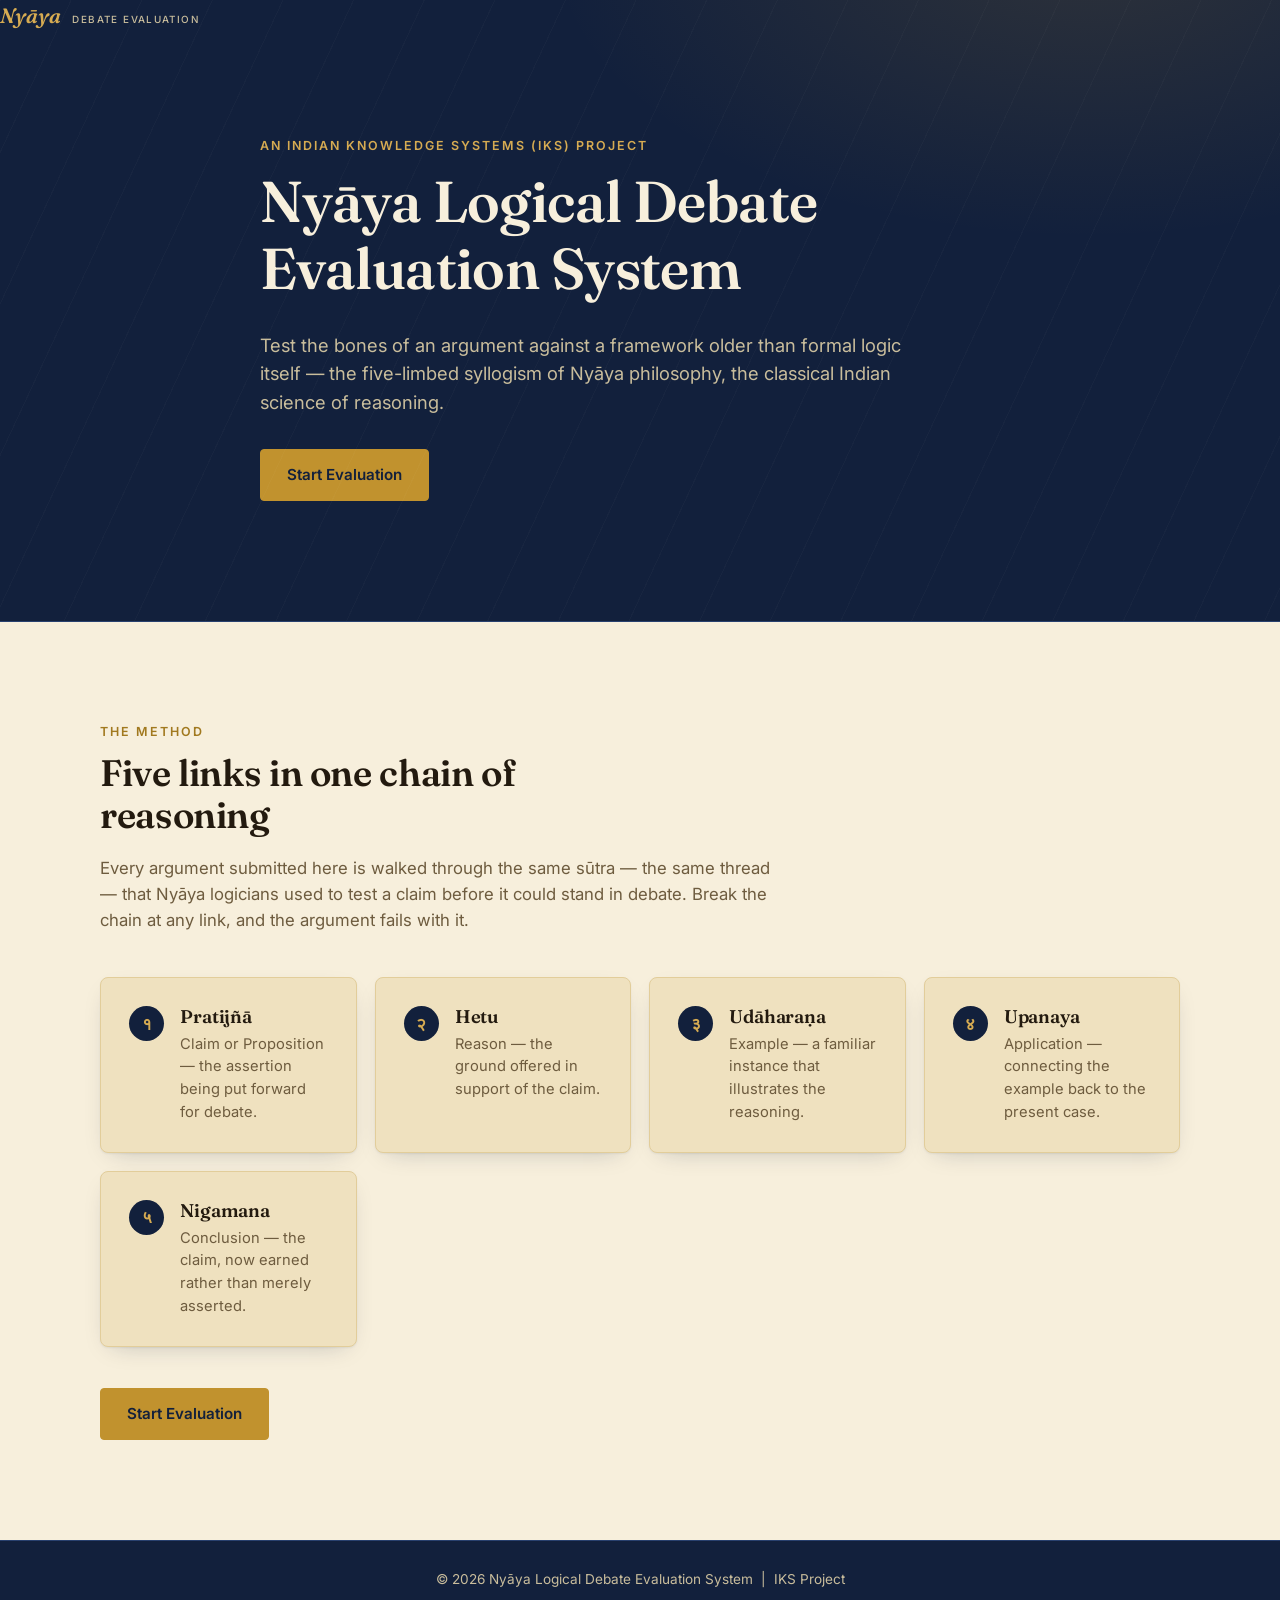
<file: index.html>
<!DOCTYPE html>
<html lang="en">
<head>
    <meta charset="UTF-8">
    <meta name="viewport" content="width=device-width, initial-scale=1.0">
    <title>Nyāya Logical Debate Evaluation System</title>

    <link rel="preconnect" href="https://fonts.googleapis.com">
    <link rel="preconnect" href="https://fonts.gstatic.com" crossorigin>
    <link href="https://fonts.googleapis.com/css2?family=Fraunces:ital,opsz,wght@0,9..144,400;0,9..144,600;0,9..144,700;1,9..144,500&family=Inter:wght@400;500;600;700&display=swap" rel="stylesheet">

    <link rel="stylesheet" href="css/base.css">
    <link rel="stylesheet" href="css/style.css">
</head>
<body>

    <header class="hero">

        <nav class="bar">
            <span class="wordmark"><em>Nyāya</em><small>Debate Evaluation</small></span>
        </nav>

        <div class="hero-inner container">

            <p class="eyebrow">An Indian Knowledge Systems (IKS) Project</p>

            <h1>Nyāya Logical Debate<br>Evaluation System</h1>

            <p class="lede">
                Test the bones of an argument against a framework older than
                formal logic itself &mdash; the five-limbed syllogism of
                Nyāya philosophy, the classical Indian science of reasoning.
            </p>

            <a href="login.html" class="btn">Start Evaluation</a>

        </div>

    </header>

    <main>

        <section class="intro container">

            <p class="section-label">The Method</p>
            <h2>Five links in one chain of reasoning</h2>

            <p class="intro-copy">
                Every argument submitted here is walked through the same
                sūtra &mdash; the same thread &mdash; that Nyāya logicians
                used to test a claim before it could stand in debate.
                Break the chain at any link, and the argument fails with it.
            </p>

            <div class="steps">

                <div class="card step">
                    <span class="sutra-num">१</span>
                    <div>
                        <h3>Pratijñā</h3>
                        <p>Claim or Proposition — the assertion being put forward for debate.</p>
                    </div>
                </div>

                <div class="card step">
                    <span class="sutra-num">२</span>
                    <div>
                        <h3>Hetu</h3>
                        <p>Reason — the ground offered in support of the claim.</p>
                    </div>
                </div>

                <div class="card step">
                    <span class="sutra-num">३</span>
                    <div>
                        <h3>Udāharaṇa</h3>
                        <p>Example — a familiar instance that illustrates the reasoning.</p>
                    </div>
                </div>

                <div class="card step">
                    <span class="sutra-num">४</span>
                    <div>
                        <h3>Upanaya</h3>
                        <p>Application — connecting the example back to the present case.</p>
                    </div>
                </div>

                <div class="card step">
                    <span class="sutra-num">५</span>
                    <div>
                        <h3>Nigamana</h3>
                        <p>Conclusion — the claim, now earned rather than merely asserted.</p>
                    </div>
                </div>

            </div>

            <a href="login.html" class="btn">Start Evaluation</a>

        </section>

    </main>

    <footer class="site-footer">
        <p>© 2026 Nyāya Logical Debate Evaluation System &nbsp;|&nbsp; IKS Project</p>
    </footer>

</body>
</html>
</file>
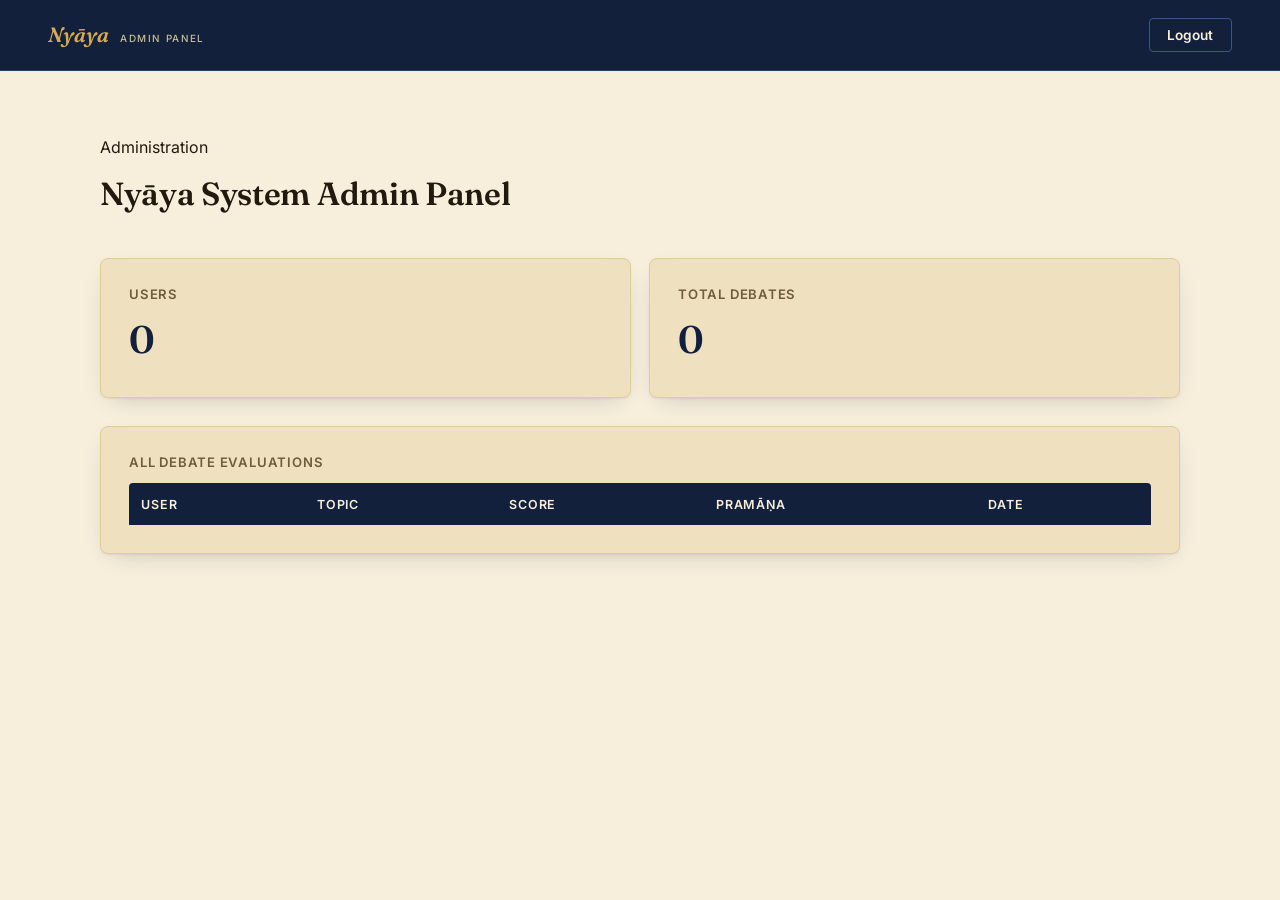
<file: admin.html>
<!DOCTYPE html>
<html lang="en">

<head>

    <meta charset="UTF-8">

    <meta name="viewport" content="width=device-width, initial-scale=1.0">

    <title>Admin Dashboard | Nyāya Debate System</title>

    <link rel="preconnect" href="https://fonts.googleapis.com">
    <link rel="preconnect" href="https://fonts.gstatic.com" crossorigin>
    <link href="https://fonts.googleapis.com/css2?family=Fraunces:ital,opsz,wght@0,9..144,400;0,9..144,600;0,9..144,700;1,9..144,500&family=Inter:wght@400;500;600;700&display=swap" rel="stylesheet">

    <link rel="stylesheet" href="css/base.css">
    <link rel="stylesheet" href="css/admin.css">

</head>


<body>


<header class="site-header">
    <div class="bar">

        <span class="wordmark"><em>Nyāya</em><small>Admin Panel</small></span>

        <button id="logoutBtn">
            Logout
        </button>

    </div>
</header>




<main class="container">


<p class="section-label">Administration</p>
<h2 class="admin-title">Nyāya System Admin Panel</h2>


<section class="stats">


<div class="card stat-card">

<h2>Users</h2>

<p id="userCount">
0
</p>

</div>




<div class="card stat-card">

<h2>Total Debates</h2>

<p id="debateCount">
0
</p>

</div>




</section>





<section class="table-section card">


<h2>All Debate Evaluations</h2>


<div class="table-scroll">

<table>


<thead>

<tr>

<th>User</th>

<th>Topic</th>

<th>Score</th>

<th>Pramāṇa</th>

<th>Date</th>

</tr>

</thead>



<tbody id="debateTable">
</tbody>


</table>

</div>


</section>



</main>




<script src="js/database.js"></script>

<script src="js/admin.js"></script>


</body>

</html>
</file>
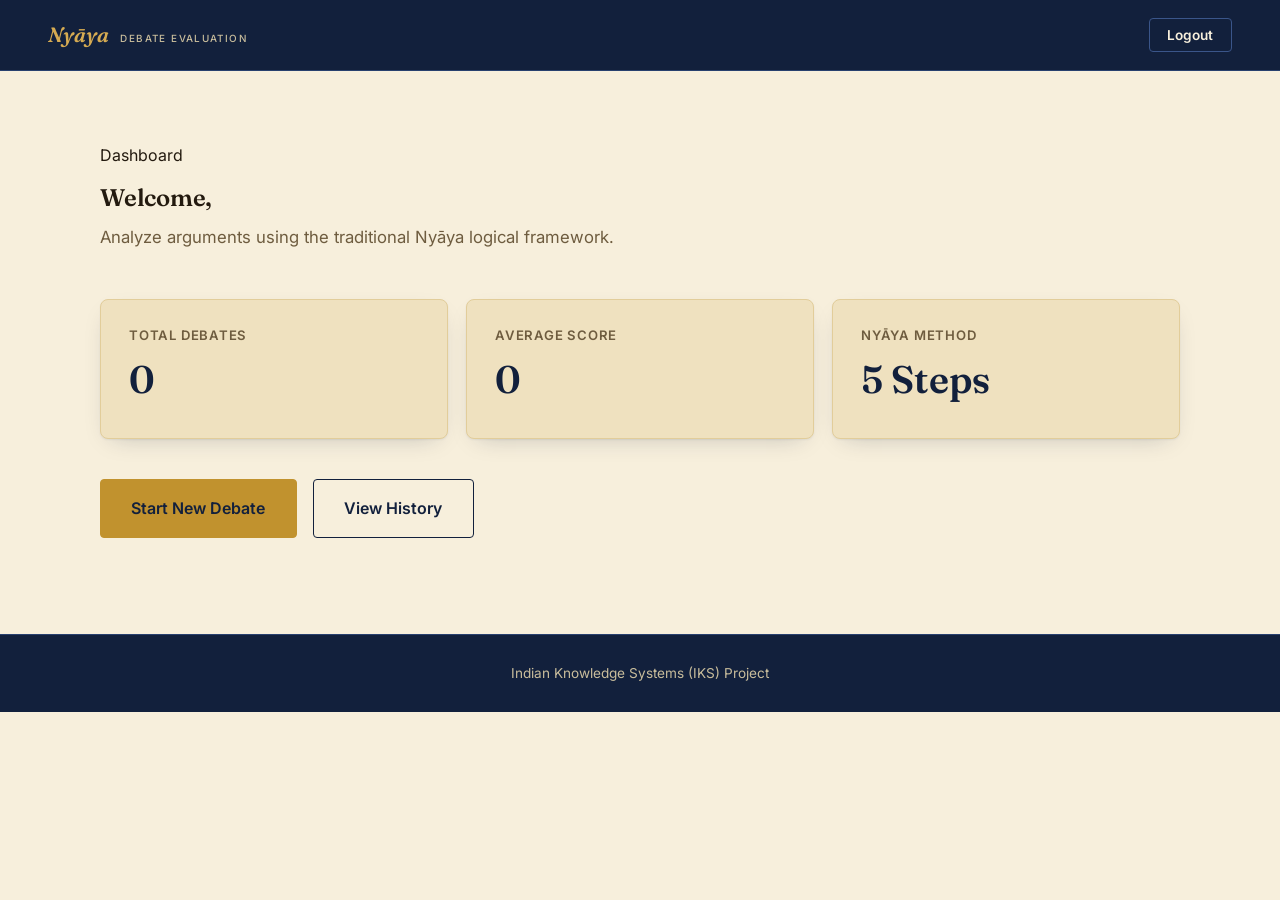
<file: dashboard.html>
<!DOCTYPE html>
<html lang="en">

<head>

    <meta charset="UTF-8">

    <meta name="viewport" content="width=device-width, initial-scale=1.0">

    <title>Dashboard | Nyāya Logical Debate Evaluation System</title>

    <link rel="preconnect" href="https://fonts.googleapis.com">
    <link rel="preconnect" href="https://fonts.gstatic.com" crossorigin>
    <link href="https://fonts.googleapis.com/css2?family=Fraunces:ital,opsz,wght@0,9..144,400;0,9..144,600;0,9..144,700;1,9..144,500&family=Inter:wght@400;500;600;700&display=swap" rel="stylesheet">

    <link rel="stylesheet" href="css/base.css">
    <link rel="stylesheet" href="css/dashboard.css">

</head>


<body>


<header class="site-header">
    <div class="bar">

        <span class="wordmark"><em>Nyāya</em><small>Debate Evaluation</small></span>

        <button id="logoutBtn">
            Logout
        </button>

    </div>
</header>



<main>

    <section class="welcome container">

        <p class="section-label">Dashboard</p>

        <h2>
            Welcome, <span id="username"></span>
        </h2>

        <p class="lede">
            Analyze arguments using the traditional Nyāya logical framework.
        </p>

    </section>



    <section class="stats container">


        <div class="card stat-card">

            <h3>Total Debates</h3>

            <p id="totalDebates">
                0
            </p>

        </div>



        <div class="card stat-card">

            <h3>Average Score</h3>

            <p id="averageScore">
                0
            </p>

        </div>



        <div class="card stat-card">

            <h3>Nyāya Method</h3>

            <p>
                5 Steps
            </p>

        </div>


    </section>



    <section class="actions container">


        <a href="debate.html" class="action-btn">
            Start New Debate
        </a>



        <a href="history.html" class="action-btn action-btn-outline">
            View History
        </a>


    </section>



</main>



<footer class="site-footer">

    <p>
        Indian Knowledge Systems (IKS) Project
    </p>

</footer>



<script src="js/database.js"></script>

<script src="js/dashboard.js"></script>


</body>

</html>
</file>
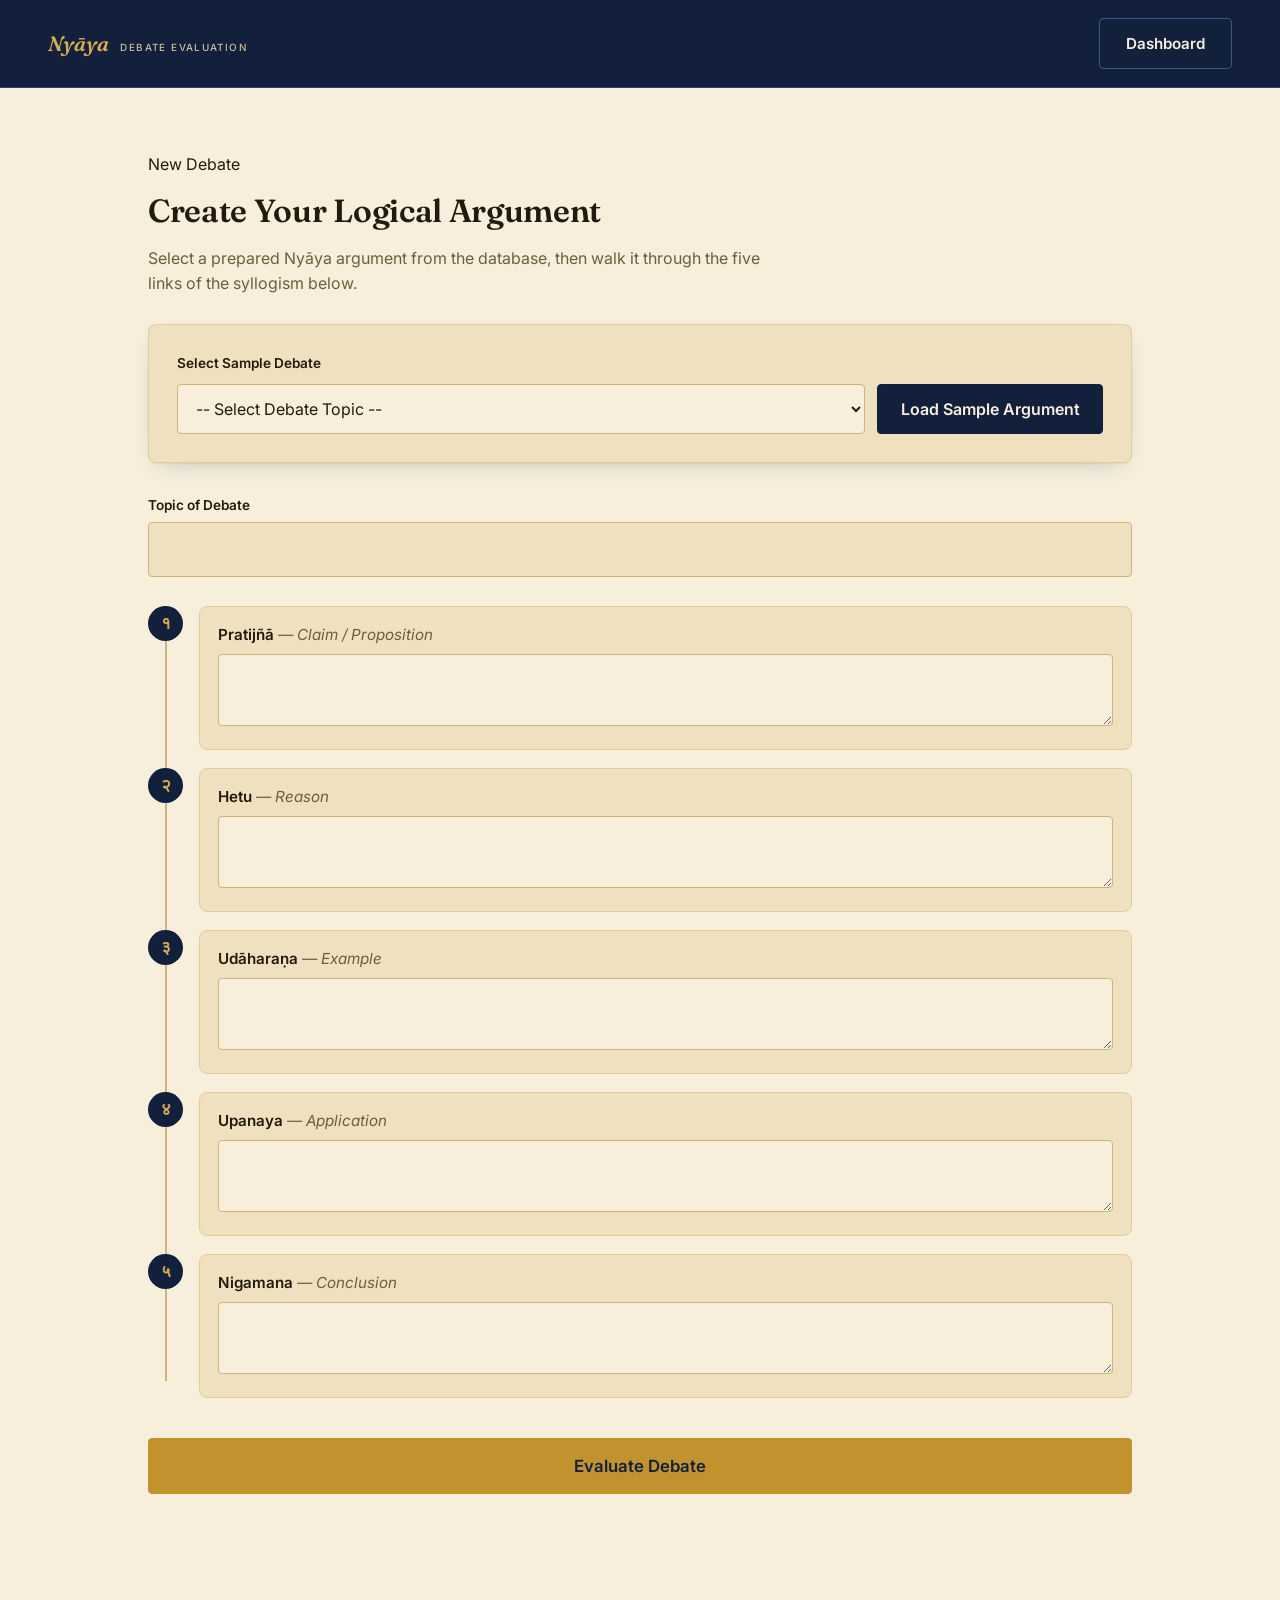
<file: debate.html>
<!DOCTYPE html>
<html lang="en">

<head>

    <meta charset="UTF-8">

    <meta name="viewport" content="width=device-width, initial-scale=1.0">

    <title>New Debate | Nyāya Logical Debate Evaluation System</title>

    <link rel="preconnect" href="https://fonts.googleapis.com">
    <link rel="preconnect" href="https://fonts.gstatic.com" crossorigin>
    <link href="https://fonts.googleapis.com/css2?family=Fraunces:ital,opsz,wght@0,9..144,400;0,9..144,600;0,9..144,700;1,9..144,500&family=Inter:wght@400;500;600;700&display=swap" rel="stylesheet">

    <link rel="stylesheet" href="css/base.css">
    <link rel="stylesheet" href="css/debate.css">

</head>


<body>


<header class="site-header">
    <div class="bar">

        <span class="wordmark"><em>Nyāya</em><small>Debate Evaluation</small></span>

        <a href="dashboard.html" class="btn-outline btn">
            Dashboard
        </a>

    </div>
</header>




<main class="container">


<section class="debate-container">


<p class="section-label">New Debate</p>

<h2>
    Create Your Logical Argument
</h2>


<p class="description">
    Select a prepared Nyāya argument from the database, then walk it
    through the five links of the syllogism below.
</p>




<!-- SAMPLE DATABASE BUTTON -->

<div class="sample-box card">


<label for="sampleSelect">
    Select Sample Debate
</label>


<div class="sample-row">

<select id="sampleSelect">

    <option value="">
        -- Select Debate Topic --
    </option>

</select>



<button type="button" id="loadSample">
    Load Sample Argument
</button>

</div>


</div>



<form id="debateForm">


<div class="field field-topic">

<label for="topic">
    Topic of Debate
</label>


<input
type="text"
id="topic"
readonly>

</div>



<ol class="sutra-thread">

<li class="field">

<span class="sutra-num">१</span>

<div class="field-body">
<label for="claim">
    Pratijñā <em>&mdash; Claim / Proposition</em>
</label>

<textarea
id="claim"
readonly></textarea>
</div>

</li>


<li class="field">

<span class="sutra-num">२</span>

<div class="field-body">
<label for="reason">
    Hetu <em>&mdash; Reason</em>
</label>

<textarea
id="reason"
readonly></textarea>
</div>

</li>


<li class="field">

<span class="sutra-num">३</span>

<div class="field-body">
<label for="example">
    Udāharaṇa <em>&mdash; Example</em>
</label>

<textarea
id="example"
readonly></textarea>
</div>

</li>


<li class="field">

<span class="sutra-num">४</span>

<div class="field-body">
<label for="application">
    Upanaya <em>&mdash; Application</em>
</label>

<textarea
id="application"
readonly></textarea>
</div>

</li>


<li class="field">

<span class="sutra-num">५</span>

<div class="field-body">
<label for="conclusion">
    Nigamana <em>&mdash; Conclusion</em>
</label>

<textarea
id="conclusion"
readonly></textarea>
</div>

</li>

</ol>



<button type="submit">
    Evaluate Debate
</button>



</form>




<p id="message"></p>




</section>


</main>






<script src="js/database.js"></script>


<script>


/* ======================================
   Sample Debate Loader
====================================== */


const select =
document.getElementById("sampleSelect");


const loadButton =
document.getElementById("loadSample");




// Load database debates into dropdown

defaultDebates.forEach(function(debate,index){


    let option =
    document.createElement("option");


    option.value=index;


    option.textContent =
    debate.topic;


    select.appendChild(option);


});






// Fill fields from database


loadButton.addEventListener(
"click",
function(){


    let index =
    select.value;



    if(index===""){


        alert("Please select a debate topic.");

        return;
    }




    let debate =
    defaultDebates[index];




    document.getElementById("topic").value =
    debate.topic;



    document.getElementById("claim").value =
    debate.claim;



    document.getElementById("reason").value =
    debate.reason;



    document.getElementById("example").value =
    debate.example;



    document.getElementById("application").value =
    debate.application;



    document.getElementById("conclusion").value =
    debate.conclusion;



});



</script>




<script src="js/evaluation.js"></script>


</body>

</html>
</file>
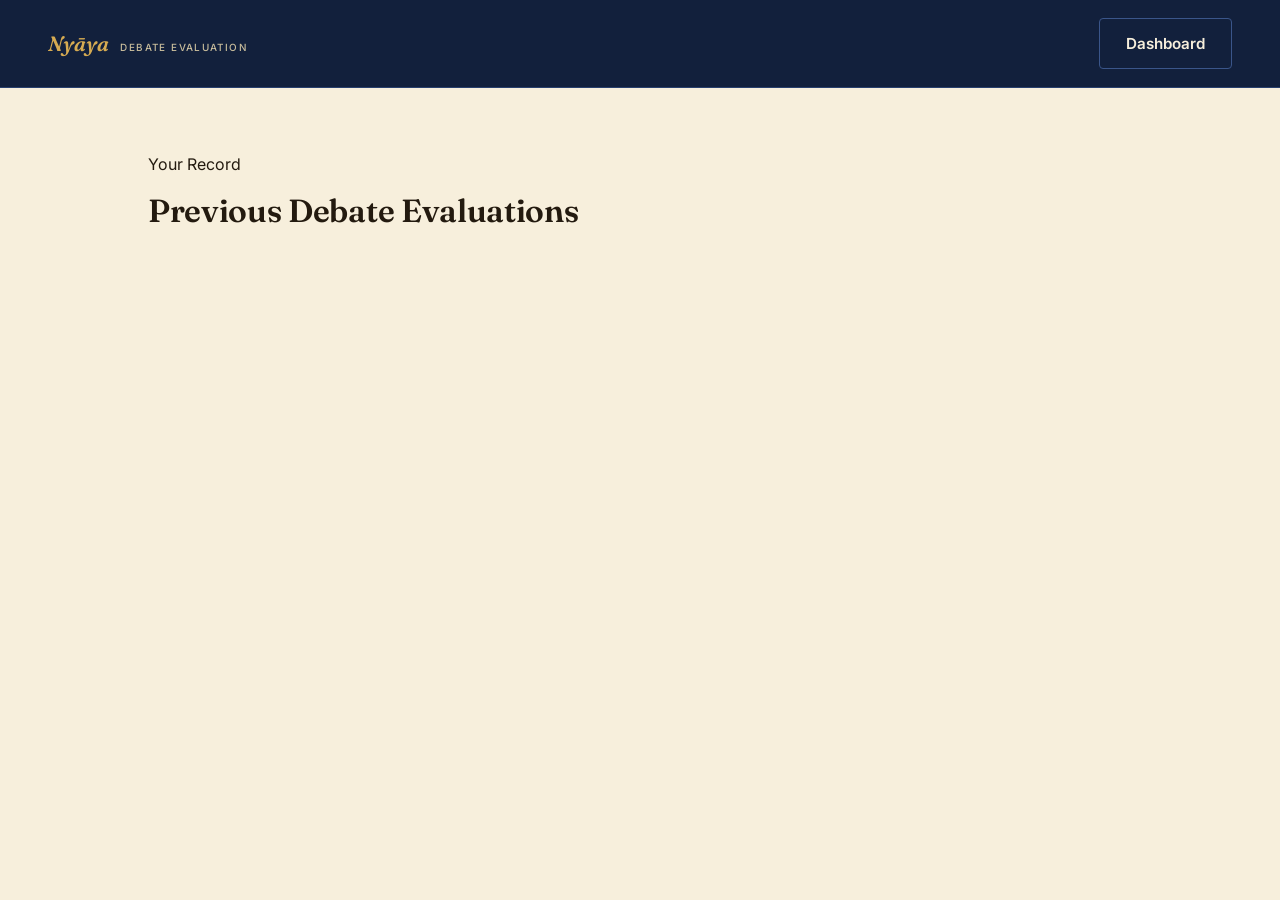
<file: history.html>
<!DOCTYPE html>
<html lang="en">

<head>

    <meta charset="UTF-8">

    <meta name="viewport" content="width=device-width, initial-scale=1.0">

    <title>Debate History | Nyāya Debate System</title>

    <link rel="preconnect" href="https://fonts.googleapis.com">
    <link rel="preconnect" href="https://fonts.gstatic.com" crossorigin>
    <link href="https://fonts.googleapis.com/css2?family=Fraunces:ital,opsz,wght@0,9..144,400;0,9..144,600;0,9..144,700;1,9..144,500&family=Inter:wght@400;500;600;700&display=swap" rel="stylesheet">

    <link rel="stylesheet" href="css/base.css">
    <link rel="stylesheet" href="css/history.css">

</head>


<body>


<header class="site-header">
    <div class="bar">

        <span class="wordmark"><em>Nyāya</em><small>Debate Evaluation</small></span>

        <a href="dashboard.html" class="btn-outline btn">
            Dashboard
        </a>

    </div>
</header>




<main class="container">


<section class="history-container">


<p class="section-label">Your Record</p>

<h2>
    Previous Debate Evaluations
</h2>



<div id="historyList">

</div>



</section>


</main>




<script src="js/database.js"></script>

<script src="js/history.js"></script>


</body>

</html>
</file>
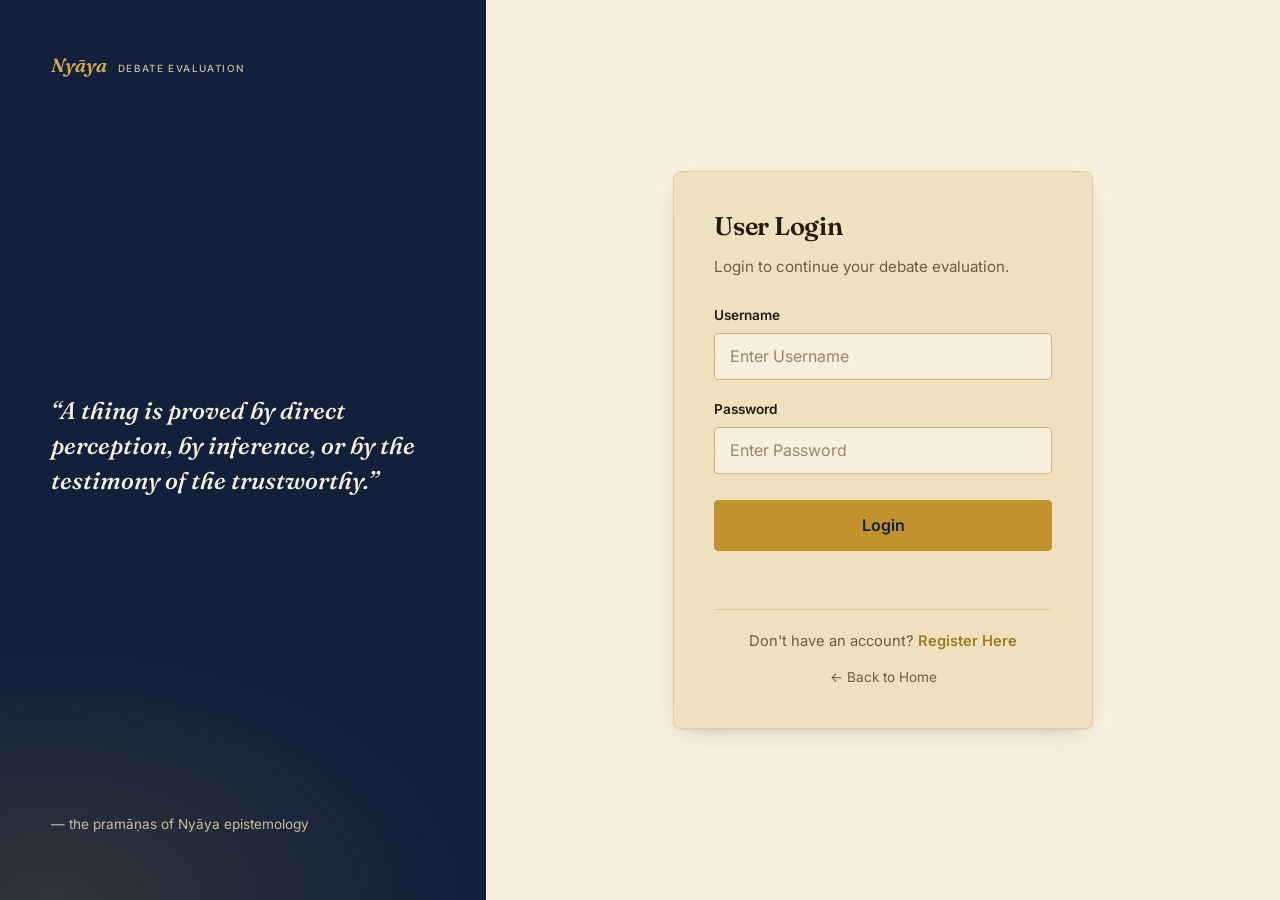
<file: login.html>
<!DOCTYPE html>
<html lang="en">

<head>

    <meta charset="UTF-8">

    <meta name="viewport" content="width=device-width, initial-scale=1.0">

    <title>Login | Nyāya Logical Debate Evaluation System</title>

    <link rel="preconnect" href="https://fonts.googleapis.com">
    <link rel="preconnect" href="https://fonts.gstatic.com" crossorigin>
    <link href="https://fonts.googleapis.com/css2?family=Fraunces:ital,opsz,wght@0,9..144,400;0,9..144,600;0,9..144,700;1,9..144,500&family=Inter:wght@400;500;600;700&display=swap" rel="stylesheet">

    <link rel="stylesheet" href="css/base.css">
    <link rel="stylesheet" href="css/login.css">

</head>

<body>

    <div class="auth-screen">

        <div class="auth-panel">
            <span class="wordmark"><em>Nyāya</em><small>Debate Evaluation</small></span>

            <p class="auth-panel-quote">
                &ldquo;A thing is proved by direct perception, by inference,
                or by the testimony of the trustworthy.&rdquo;
            </p>
            <p class="auth-panel-attr">— the pramāṇas of Nyāya epistemology</p>
        </div>

        <div class="container">

            <div class="login-box card">

                <h2>User Login</h2>

                <p class="subtitle">
                    Login to continue your debate evaluation.
                </p>

                <form id="loginForm">

                    <div class="input-group">

                        <label for="username">Username</label>

                        <input
                            type="text"
                            id="username"
                            placeholder="Enter Username"
                            required>

                    </div>

                    <div class="input-group">

                        <label for="password">Password</label>

                        <input
                            type="password"
                            id="password"
                            placeholder="Enter Password"
                            required>

                    </div>

                    <button type="submit">
                        Login
                    </button>

                </form>

                <p id="message"></p>

                <div class="register-link">

                    Don't have an account?

                    <a href="register.html">
                        Register Here
                    </a>

                </div>

                <div class="back-home">

                    <a href="index.html">
                        ← Back to Home
                    </a>

                </div>

            </div>

        </div>

    </div>

    <script src="js/database.js"></script>
    <script src="js/login.js"></script>

</body>

</html>
</file>
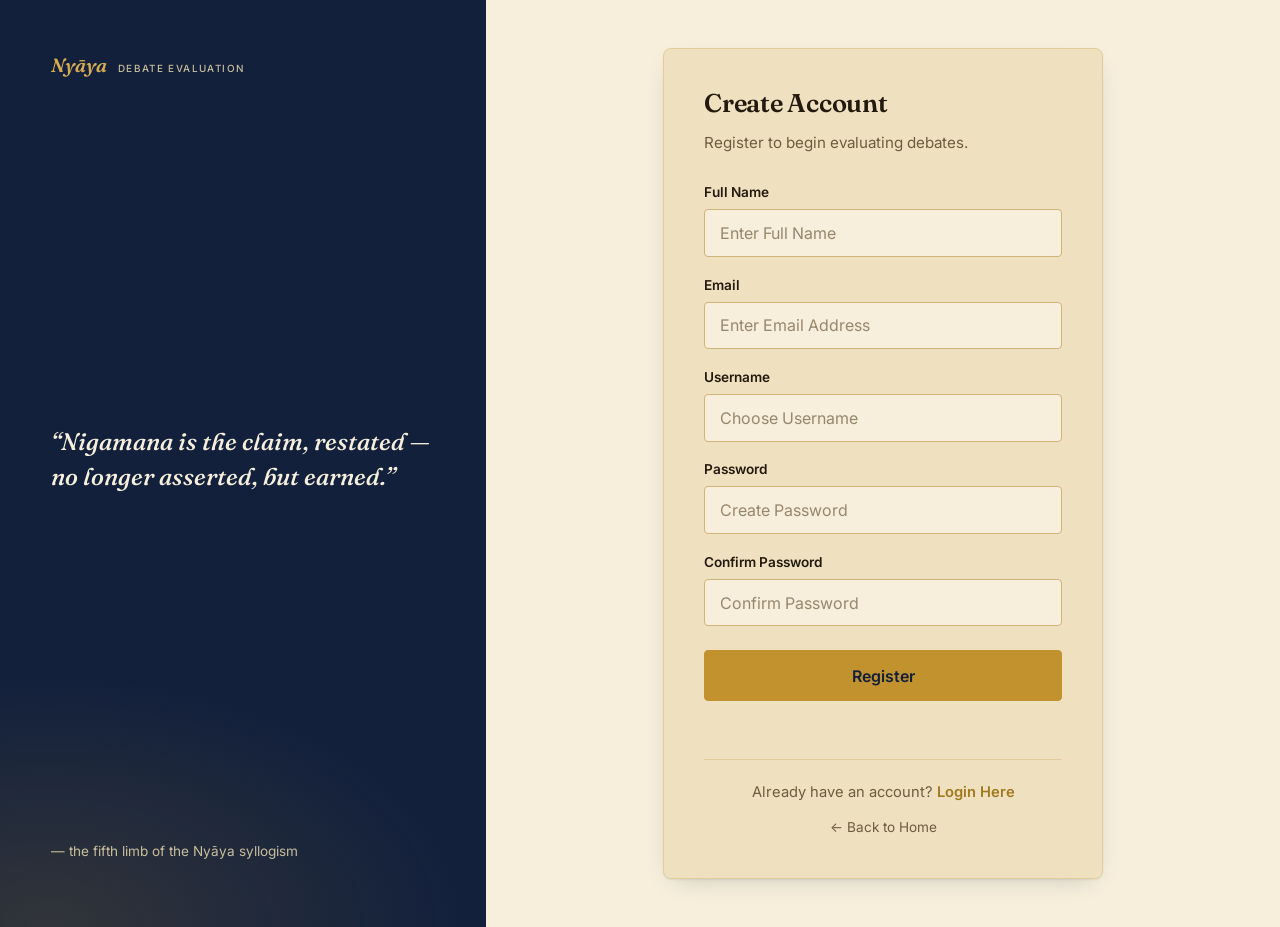
<file: register.html>
<!DOCTYPE html>
<html lang="en">

<head>

    <meta charset="UTF-8">

    <meta name="viewport" content="width=device-width, initial-scale=1.0">

    <title>Register | Nyāya Logical Debate Evaluation System</title>

    <link rel="preconnect" href="https://fonts.googleapis.com">
    <link rel="preconnect" href="https://fonts.gstatic.com" crossorigin>
    <link href="https://fonts.googleapis.com/css2?family=Fraunces:ital,opsz,wght@0,9..144,400;0,9..144,600;0,9..144,700;1,9..144,500&family=Inter:wght@400;500;600;700&display=swap" rel="stylesheet">

    <link rel="stylesheet" href="css/base.css">
    <link rel="stylesheet" href="css/register.css">

</head>

<body>

    <div class="auth-screen">

        <div class="auth-panel">
            <span class="wordmark"><em>Nyāya</em><small>Debate Evaluation</small></span>

            <p class="auth-panel-quote">
                &ldquo;Nigamana is the claim, restated &mdash; no longer
                asserted, but earned.&rdquo;
            </p>
            <p class="auth-panel-attr">— the fifth limb of the Nyāya syllogism</p>
        </div>

        <div class="container">

            <div class="register-box card">

                <h2>Create Account</h2>

                <p class="subtitle">
                    Register to begin evaluating debates.
                </p>

                <form id="registerForm">

                    <div class="input-group">
                        <label for="name">Full Name</label>
                        <input
                            type="text"
                            id="name"
                            placeholder="Enter Full Name"
                            required>
                    </div>

                    <div class="input-group">
                        <label for="email">Email</label>
                        <input
                            type="email"
                            id="email"
                            placeholder="Enter Email Address"
                            required>
                    </div>

                    <div class="input-group">
                        <label for="username">Username</label>
                        <input
                            type="text"
                            id="username"
                            placeholder="Choose Username"
                            required>
                    </div>

                    <div class="input-group">
                        <label for="password">Password</label>
                        <input
                            type="password"
                            id="password"
                            placeholder="Create Password"
                            required>
                    </div>

                    <div class="input-group">
                        <label for="confirmPassword">Confirm Password</label>
                        <input
                            type="password"
                            id="confirmPassword"
                            placeholder="Confirm Password"
                            required>
                    </div>

                    <button type="submit">
                        Register
                    </button>

                </form>

                <p id="message"></p>

                <div class="login-link">

                    Already have an account?

                    <a href="login.html">
                        Login Here
                    </a>

                </div>

                <div class="back-home">

                    <a href="index.html">
                        ← Back to Home
                    </a>

                </div>

            </div>

        </div>

    </div>

    <script src="js/database.js"></script>
    <script src="js/register.js"></script>

</body>

</html>
</file>
<file: css/base.css>
/* ==========================================================
   Nyāya Debate Evaluation System — Shared Foundation
   Design language: manuscript & thread.
   The five-step syllogism is treated as a sūtra (thread)
   running through the whole interface — a vertical line
   linking numbered nodes, set in Devanāgarī numerals.
   ========================================================== */

:root{

  /* ink (dark, primary chrome) */
  --ink-900:#12203c;
  --ink-800:#1b2c4f;
  --ink-700:#28406e;
  --ink-600:#3a5589;

  /* parchment (light, content surfaces) */
  --parchment-100:#f7efdc;
  --parchment-200:#efe1bf;
  --parchment-300:#e2cd9a;
  --parchment-400:#cfb379;

  /* ink text on parchment */
  --text-ink:#231a0f;
  --text-muted:#6e5c3f;

  /* cream text on ink */
  --text-cream:#f7efdc;
  --text-cream-muted:#c9bd9c;

  /* accents */
  --gold-500:#c1922e;
  --gold-400:#d6ab52;
  --gold-600:#a1791f;
  --maroon-600:#7c2230;
  --maroon-500:#9a2c3d;
  --teal-600:#2e6b5e;
  --teal-500:#3a8272;

  --radius-sm:4px;
  --radius-md:8px;

  --shadow-card:0 1px 2px rgba(18,32,60,.06), 0 8px 24px -12px rgba(18,32,60,.28);
  --shadow-deep:0 20px 60px -20px rgba(18,32,60,.55);

  --font-display:"Fraunces", "Iowan Old Style", Georgia, serif;
  --font-body:"Inter", "Segoe UI", system-ui, sans-serif;

  --ease:cubic-bezier(.22,.61,.36,1);
}

*, *::before, *::after{ box-sizing:border-box; }

html{ scroll-behavior:smooth; }

@media (prefers-reduced-motion: reduce){
  html{ scroll-behavior:auto; }
  *, *::before, *::after{
    animation-duration:.001ms !important;
    animation-iteration-count:1 !important;
    transition-duration:.001ms !important;
    scroll-behavior:auto !important;
  }
}

body{
  margin:0;
  font-family:var(--font-body);
  background:var(--parchment-100);
  color:var(--text-ink);
  line-height:1.55;
  -webkit-font-smoothing:antialiased;
}

h1,h2,h3,h4{
  font-family:var(--font-display);
  color:var(--text-ink);
  margin:0 0 .5em;
  line-height:1.15;
  font-weight:600;
  letter-spacing:-0.01em;
}

p{ margin:0 0 1em; }

a{ color:inherit; }

img,svg{ display:block; max-width:100%; }

button, input, textarea, select{
  font-family:inherit;
  font-size:1rem;
  color:inherit;
}

button{ cursor:pointer; }

::selection{ background:var(--gold-400); color:var(--ink-900); }

:focus-visible{
  outline:3px solid var(--gold-500);
  outline-offset:2px;
  border-radius:2px;
}

.container{
  width:100%;
  max-width:1080px;
  margin:0 auto;
  padding:0 clamp(20px, 5vw, 48px);
}

/* ---------- shared site chrome ---------- */

.site-header{
  background:var(--ink-900);
  color:var(--text-cream);
  border-bottom:1px solid var(--ink-700);
}

.site-header .bar{
  display:flex;
  align-items:center;
  justify-content:space-between;
  gap:16px;
  padding:18px clamp(20px, 5vw, 48px);
  flex-wrap:wrap;
}

.wordmark{
  display:flex;
  align-items:baseline;
  gap:.55em;
  font-family:var(--font-display);
  font-weight:600;
  font-size:1.3rem;
  color:var(--text-cream);
  text-decoration:none;
  white-space:nowrap;
}

.wordmark em{
  font-style:italic;
  color:var(--gold-400);
}

.wordmark small{
  font-family:var(--font-body);
  font-weight:500;
  font-size:.62rem;
  letter-spacing:.14em;
  text-transform:uppercase;
  color:var(--text-cream-muted);
}

.site-footer{
  background:var(--ink-900);
  color:var(--text-cream-muted);
  text-align:center;
  padding:28px 20px;
  font-size:.85rem;
  border-top:1px solid var(--ink-700);
}

.site-footer p{ margin:0; }

/* ---------- buttons ---------- */

.btn, button[type="submit"], .action-btn{
  display:inline-flex;
  align-items:center;
  justify-content:center;
  gap:.5em;
  font-family:var(--font-body);
  font-weight:600;
  font-size:.95rem;
  padding:.85em 1.7em;
  border-radius:var(--radius-sm);
  border:1.5px solid var(--gold-500);
  background:var(--gold-500);
  color:var(--ink-900);
  text-decoration:none;
  transition:background .18s var(--ease), color .18s var(--ease), transform .18s var(--ease), border-color .18s var(--ease);
}

.btn:hover, button[type="submit"]:hover, .action-btn:hover{
  background:var(--gold-400);
  border-color:var(--gold-400);
  transform:translateY(-1px);
}

.btn:active, button[type="submit"]:active{
  transform:translateY(0);
}

.btn-outline{
  background:transparent;
  color:var(--text-cream);
  border-color:var(--ink-600);
}

.btn-outline:hover{
  background:var(--ink-700);
  border-color:var(--ink-600);
  color:var(--text-cream);
}

#logoutBtn{
  display:inline-flex;
  align-items:center;
  font-family:var(--font-body);
  font-weight:600;
  font-size:.85rem;
  padding:.6em 1.3em;
  border-radius:var(--radius-sm);
  border:1.5px solid var(--ink-600);
  background:transparent;
  color:var(--text-cream);
  transition:background .18s var(--ease), border-color .18s var(--ease);
}

#logoutBtn:hover{
  background:var(--ink-700);
  border-color:var(--gold-500);
}

/* ---------- cards ---------- */

.card{
  background:var(--parchment-200);
  border:1px solid var(--parchment-300);
  border-radius:var(--radius-md);
  box-shadow:var(--shadow-card);
  padding:28px;
}

/* ---------- sutra thread: shared numbering motif ---------- */

.sutra-num{
  --n: "?";
  display:inline-flex;
  align-items:center;
  justify-content:center;
  width:2.1em;
  height:2.1em;
  border-radius:50%;
  background:var(--ink-900);
  color:var(--gold-400);
  font-family:var(--font-display);
  font-size:1.05rem;
  font-weight:600;
  flex-shrink:0;
}
</file>
<file: css/style.css>
/* ==========================================================
   index.html — Landing / hero
   ========================================================== */

.hero{
  position:relative;
  background:
    radial-gradient(ellipse 900px 500px at 85% -10%, rgba(193,146,46,.16), transparent 60%),
    var(--ink-900);
  color:var(--text-cream);
  overflow:hidden;
  border-bottom:1px solid var(--ink-700);
}

.hero::after{
  content:"";
  position:absolute;
  inset:0;
  pointer-events:none;
  background-image:repeating-linear-gradient(
    115deg,
    rgba(247,239,220,.025) 0 1px,
    transparent 1px 64px
  );
}

.hero-inner{
  position:relative;
  padding:clamp(48px, 9vw, 104px) 0 clamp(56px, 10vw, 120px);
  max-width:760px;
}

.eyebrow{
  font-family:var(--font-body);
  font-size:.78rem;
  font-weight:600;
  letter-spacing:.16em;
  text-transform:uppercase;
  color:var(--gold-400);
  margin-bottom:1.1em;
}

.hero h1{
  font-size:clamp(2.3rem, 5.4vw, 3.6rem);
  color:var(--text-cream);
  font-weight:600;
  margin-bottom:.5em;
}

.hero .lede{
  font-size:1.15rem;
  color:var(--text-cream-muted);
  max-width:56ch;
  margin-bottom:1.8em;
}

main .intro{
  padding:clamp(56px, 9vw, 100px) 0;
}

.section-label{
  font-size:.78rem;
  font-weight:600;
  letter-spacing:.16em;
  text-transform:uppercase;
  color:var(--gold-600);
  margin-bottom:.9em;
}

.intro h2{
  font-size:clamp(1.7rem, 3.4vw, 2.3rem);
  max-width:20ch;
}

.intro-copy{
  max-width:62ch;
  color:var(--text-muted);
  font-size:1.05rem;
  margin-bottom:2.6em;
}

.steps{
  display:grid;
  grid-template-columns:repeat(auto-fit, minmax(220px, 1fr));
  gap:18px;
  margin-bottom:2.6em;
  position:relative;
}

.step{
  display:flex;
  align-items:flex-start;
  gap:16px;
}

.step h3{
  font-size:1.15rem;
  margin-bottom:.3em;
}

.step p{
  font-size:.92rem;
  color:var(--text-muted);
  margin:0;
}

@media (max-width: 600px){
  .steps{ grid-template-columns:1fr; }
}
</file>
<file: css/admin.css>
/* ==========================================================
   admin.html
   ========================================================== */

main.container{
  padding:clamp(36px, 6vw, 64px) 0 clamp(56px, 8vw, 96px);
}

.admin-title{
  font-size:clamp(1.5rem, 3vw, 2rem);
  margin-bottom:1.4em;
}

.stats{
  display:grid;
  grid-template-columns:repeat(auto-fit, minmax(200px, 1fr));
  gap:18px;
  margin-bottom:28px;
}

.stat-card h2{
  font-family:var(--font-body);
  font-size:.82rem;
  font-weight:600;
  letter-spacing:.06em;
  text-transform:uppercase;
  color:var(--text-muted);
  margin-bottom:.6em;
}

.stat-card p{
  font-family:var(--font-display);
  font-size:2.4rem;
  font-weight:600;
  color:var(--ink-900);
  margin:0;
}

.table-section h2{
  font-family:var(--font-body);
  font-size:.82rem;
  font-weight:600;
  letter-spacing:.06em;
  text-transform:uppercase;
  color:var(--text-muted);
  margin-bottom:1em;
}

.table-scroll{
  overflow-x:auto;
}

table{
  width:100%;
  border-collapse:collapse;
  font-size:.92rem;
}

thead th{
  text-align:left;
  font-family:var(--font-body);
  font-size:.78rem;
  font-weight:600;
  letter-spacing:.06em;
  text-transform:uppercase;
  color:var(--text-cream);
  background:var(--ink-900);
  padding:.9em 1em;
}

thead th:first-child{ border-top-left-radius:var(--radius-sm); }
thead th:last-child{ border-top-right-radius:var(--radius-sm); }

tbody td{
  padding:.85em 1em;
  border-bottom:1px solid var(--parchment-300);
  color:var(--text-ink);
}

tbody tr:nth-child(even){
  background:var(--parchment-100);
}

tbody tr:hover{
  background:var(--parchment-300);
}

tbody td[colspan]{
  text-align:center;
  color:var(--text-muted);
  padding:2.4em 1em;
}
</file>
<file: css/dashboard.css>
/* ==========================================================
   dashboard.html
   ========================================================== */

.welcome{
  padding:clamp(40px, 7vw, 72px) 0 8px;
}

.welcome #username{
  color:var(--gold-600);
}

.welcome .lede{
  color:var(--text-muted);
  font-size:1.05rem;
  max-width:56ch;
}

.stats{
  display:grid;
  grid-template-columns:repeat(auto-fit, minmax(200px, 1fr));
  gap:18px;
  padding:24px 0;
}

.stat-card{
  text-align:left;
}

.stat-card h3{
  font-family:var(--font-body);
  font-size:.82rem;
  font-weight:600;
  letter-spacing:.06em;
  text-transform:uppercase;
  color:var(--text-muted);
  margin-bottom:.6em;
}

.stat-card p{
  font-family:var(--font-display);
  font-size:2.4rem;
  font-weight:600;
  color:var(--ink-900);
  margin:0;
}

.actions{
  display:flex;
  gap:16px;
  flex-wrap:wrap;
  padding:16px 0 clamp(56px, 8vw, 96px);
}

.action-btn{
  font-size:1rem;
  padding:1em 1.9em;
}

.action-btn-outline{
  background:transparent;
  color:var(--ink-900);
  border-color:var(--ink-900);
}

.action-btn-outline:hover{
  background:var(--ink-900);
  color:var(--text-cream);
}

@media (max-width: 500px){
  .actions{ flex-direction:column; }
  .action-btn{ width:100%; }
}
</file>
<file: css/debate.css>
/* ==========================================================
   debate.html
   ========================================================== */

.debate-container{
  padding:clamp(36px, 6vw, 64px) 0 clamp(56px, 8vw, 96px);
}

.debate-container h2{
  font-size:clamp(1.5rem, 3vw, 2rem);
  max-width:26ch;
}

.description{
  color:var(--text-muted);
  font-size:1rem;
  max-width:62ch;
  margin-bottom:1.8em;
}

.sample-box{
  margin-bottom:2em;
}

.sample-box label{
  display:block;
  font-weight:600;
  font-size:.85rem;
  margin-bottom:.7em;
}

.sample-row{
  display:flex;
  gap:12px;
  flex-wrap:wrap;
}

.sample-row select{
  flex:1 1 260px;
  padding:.8em .9em;
  border:1.5px solid var(--parchment-400);
  border-radius:var(--radius-sm);
  background:var(--parchment-100);
  color:var(--text-ink);
}

.sample-row select:focus{
  outline:none;
  border-color:var(--gold-500);
}

.sample-row button{
  flex:0 0 auto;
  border:1.5px solid var(--ink-900);
  background:var(--ink-900);
  color:var(--text-cream);
  border-radius:var(--radius-sm);
  padding:.8em 1.4em;
  font-weight:600;
  transition:background .18s var(--ease);
}

.sample-row button:hover{
  background:var(--ink-700);
}

.field{
  margin-bottom:1.4em;
}

.field-topic label{
  display:block;
  font-weight:600;
  font-size:.85rem;
  margin-bottom:.5em;
}

.field-topic input{
  width:100%;
  padding:.9em 1em;
  border:1.5px solid var(--parchment-400);
  border-radius:var(--radius-sm);
  background:var(--parchment-200);
  color:var(--text-ink);
  font-family:var(--font-display);
  font-size:1.1rem;
}

/* ---- sutra thread: the five linked fields ---- */

.sutra-thread{
  list-style:none;
  margin:1.8em 0 2em;
  padding:0;
  position:relative;
}

.sutra-thread::before{
  content:"";
  position:absolute;
  left:1.05em;
  top:1.05em;
  bottom:1.05em;
  width:2px;
  background:var(--parchment-400);
}

.sutra-thread .field{
  position:relative;
  display:flex;
  gap:16px;
  align-items:flex-start;
  margin-bottom:1.1em;
}

.sutra-thread .sutra-num{
  position:relative;
  z-index:1;
}

.field-body{
  flex:1;
  background:var(--parchment-200);
  border:1px solid var(--parchment-300);
  border-radius:var(--radius-md);
  padding:16px 18px;
}

.field-body label{
  display:block;
  font-weight:600;
  font-size:.95rem;
  margin-bottom:.5em;
  color:var(--text-ink);
}

.field-body label em{
  font-style:italic;
  font-weight:400;
  color:var(--text-muted);
}

.field-body textarea{
  width:100%;
  min-height:4.4em;
  resize:vertical;
  padding:.7em .85em;
  border:1.5px solid var(--parchment-400);
  border-radius:var(--radius-sm);
  background:var(--parchment-100);
  color:var(--text-ink);
  font-family:var(--font-body);
  line-height:1.5;
}

.field-body textarea:focus{
  outline:none;
  border-color:var(--gold-500);
}

#debateForm button[type="submit"]{
  width:100%;
  font-size:1.05rem;
  padding:1em;
  margin-top:.5em;
}

#message{
  min-height:1.4em;
  font-weight:600;
  margin-top:1em;
  text-align:center;
}

@media (max-width: 560px){
  .sutra-thread::before{ left:1.05em; }
}
</file>
<file: css/history.css>
/* ==========================================================
   history.html
   Note: .history-card / .empty / .score are created dynamically
   by js/history.js — class names must match exactly.
   ========================================================== */

.history-container{
  padding:clamp(36px, 6vw, 64px) 0 clamp(56px, 8vw, 96px);
}

.history-container h2{
  font-size:clamp(1.5rem, 3vw, 2rem);
  margin-bottom:1.4em;
}

#historyList{
  display:grid;
  grid-template-columns:repeat(auto-fill, minmax(280px, 1fr));
  gap:18px;
}

.history-card{
  background:var(--parchment-200);
  border:1px solid var(--parchment-300);
  border-radius:var(--radius-md);
  box-shadow:var(--shadow-card);
  padding:22px;
}

.history-card h3{
  font-size:1.15rem;
  margin-bottom:.6em;
  padding-bottom:.5em;
  border-bottom:1px solid var(--parchment-300);
}

.history-card p{
  font-size:.92rem;
  margin:0 0 .5em;
  color:var(--text-ink);
}

.history-card p:last-child{ margin-bottom:0; }

.history-card strong{
  color:var(--text-muted);
  font-weight:600;
}

.history-card .score{
  font-family:var(--font-display);
  font-weight:600;
  color:var(--gold-600);
  font-size:1.05rem;
}

.empty{
  grid-column:1 / -1;
  text-align:center;
  padding:64px 24px;
  border:1.5px dashed var(--parchment-400);
  border-radius:var(--radius-md);
  color:var(--text-muted);
  font-size:1.05rem;
}
</file>
<file: css/login.css>
/* ==========================================================
   login.html
   ========================================================== */

.auth-screen{
  min-height:100vh;
  display:grid;
  grid-template-columns:minmax(260px, 38%) 1fr;
  background:var(--parchment-100);
}

.auth-panel{
  background:
    radial-gradient(ellipse 700px 420px at 10% 100%, rgba(193,146,46,.18), transparent 60%),
    var(--ink-900);
  color:var(--text-cream);
  padding:clamp(28px, 4vw, 56px);
  display:flex;
  flex-direction:column;
  justify-content:space-between;
  gap:40px;
}

.auth-panel .wordmark{ font-size:1.2rem; }

.auth-panel-quote{
  font-family:var(--font-display);
  font-style:italic;
  font-weight:500;
  font-size:clamp(1.2rem, 2vw, 1.5rem);
  line-height:1.45;
  color:var(--text-cream);
  max-width:32ch;
}

.auth-panel-attr{
  font-size:.85rem;
  color:var(--text-cream-muted);
  margin-top:-1.6em;
}

.auth-screen .container{
  display:flex;
  align-items:center;
  justify-content:center;
  padding:48px 24px;
}

.login-box{
  width:100%;
  max-width:420px;
  padding:clamp(28px, 4vw, 40px);
}

.login-box h1{
  font-size:1.1rem;
  margin-bottom:.2em;
}

.login-box h2{
  font-size:1.6rem;
}

.subtitle{
  color:var(--text-muted);
  font-size:.95rem;
  margin-bottom:1.8em;
}

.input-group{
  margin-bottom:1.2em;
}

.input-group label{
  display:block;
  font-size:.85rem;
  font-weight:600;
  margin-bottom:.45em;
  color:var(--text-ink);
}

.input-group input{
  width:100%;
  padding:.8em .9em;
  border:1.5px solid var(--parchment-400);
  border-radius:var(--radius-sm);
  background:var(--parchment-100);
  color:var(--text-ink);
  transition:border-color .15s var(--ease), background .15s var(--ease);
}

.input-group input::placeholder{
  color:var(--text-muted);
  opacity:.7;
}

.input-group input:focus{
  outline:none;
  border-color:var(--gold-500);
  background:#fff;
}

#loginForm button[type="submit"]{
  width:100%;
  margin-top:.4em;
  padding:.9em;
  font-size:1rem;
}

#message{
  min-height:1.4em;
  font-size:.9rem;
  font-weight:600;
  margin:1em 0 0;
  text-align:center;
}

.register-link{
  text-align:center;
  margin-top:1.6em;
  padding-top:1.4em;
  border-top:1px solid var(--parchment-300);
  font-size:.92rem;
  color:var(--text-muted);
}

.register-link a{
  color:var(--gold-600);
  font-weight:600;
  text-decoration:none;
}

.register-link a:hover{ text-decoration:underline; }

.back-home{
  text-align:center;
  margin-top:1em;
  font-size:.85rem;
}

.back-home a{
  color:var(--text-muted);
  text-decoration:none;
}

.back-home a:hover{ color:var(--gold-600); }

@media (max-width: 780px){
  .auth-screen{ grid-template-columns:1fr; }
  .auth-panel{ padding:32px 24px; gap:24px; }
  .auth-panel-quote{ display:none; }
  .auth-panel-attr{ display:none; }
}
</file>
<file: css/register.css>
/* ==========================================================
   register.html
   ========================================================== */

.auth-screen{
  min-height:100vh;
  display:grid;
  grid-template-columns:minmax(260px, 38%) 1fr;
  background:var(--parchment-100);
}

.auth-panel{
  background:
    radial-gradient(ellipse 700px 420px at 10% 100%, rgba(193,146,46,.18), transparent 60%),
    var(--ink-900);
  color:var(--text-cream);
  padding:clamp(28px, 4vw, 56px);
  display:flex;
  flex-direction:column;
  justify-content:space-between;
  gap:40px;
}

.auth-panel .wordmark{ font-size:1.2rem; }

.auth-panel-quote{
  font-family:var(--font-display);
  font-style:italic;
  font-weight:500;
  font-size:clamp(1.2rem, 2vw, 1.5rem);
  line-height:1.45;
  color:var(--text-cream);
  max-width:32ch;
}

.auth-panel-attr{
  font-size:.85rem;
  color:var(--text-cream-muted);
  margin-top:-1.6em;
}

.auth-screen .container{
  display:flex;
  align-items:center;
  justify-content:center;
  padding:48px 24px;
}

.register-box{
  width:100%;
  max-width:440px;
  padding:clamp(28px, 4vw, 40px);
}

.register-box h1{
  font-size:1.1rem;
  margin-bottom:.2em;
}

.register-box h2{
  font-size:1.6rem;
}

.subtitle{
  color:var(--text-muted);
  font-size:.95rem;
  margin-bottom:1.8em;
}

.input-group{
  margin-bottom:1.1em;
}

.input-group label{
  display:block;
  font-size:.85rem;
  font-weight:600;
  margin-bottom:.45em;
  color:var(--text-ink);
}

.input-group input{
  width:100%;
  padding:.8em .9em;
  border:1.5px solid var(--parchment-400);
  border-radius:var(--radius-sm);
  background:var(--parchment-100);
  color:var(--text-ink);
  transition:border-color .15s var(--ease), background .15s var(--ease);
}

.input-group input::placeholder{
  color:var(--text-muted);
  opacity:.7;
}

.input-group input:focus{
  outline:none;
  border-color:var(--gold-500);
  background:#fff;
}

#registerForm button[type="submit"]{
  width:100%;
  margin-top:.4em;
  padding:.9em;
  font-size:1rem;
}

#message{
  min-height:1.4em;
  font-size:.9rem;
  font-weight:600;
  margin:1em 0 0;
  text-align:center;
}

.login-link{
  text-align:center;
  margin-top:1.6em;
  padding-top:1.4em;
  border-top:1px solid var(--parchment-300);
  font-size:.92rem;
  color:var(--text-muted);
}

.login-link a{
  color:var(--gold-600);
  font-weight:600;
  text-decoration:none;
}

.login-link a:hover{ text-decoration:underline; }

.back-home{
  text-align:center;
  margin-top:1em;
  font-size:.85rem;
}

.back-home a{
  color:var(--text-muted);
  text-decoration:none;
}

.back-home a:hover{ color:var(--gold-600); }

@media (max-width: 780px){
  .auth-screen{ grid-template-columns:1fr; }
  .auth-panel{ padding:32px 24px; gap:24px; }
  .auth-panel-quote{ display:none; }
  .auth-panel-attr{ display:none; }
}
</file>
